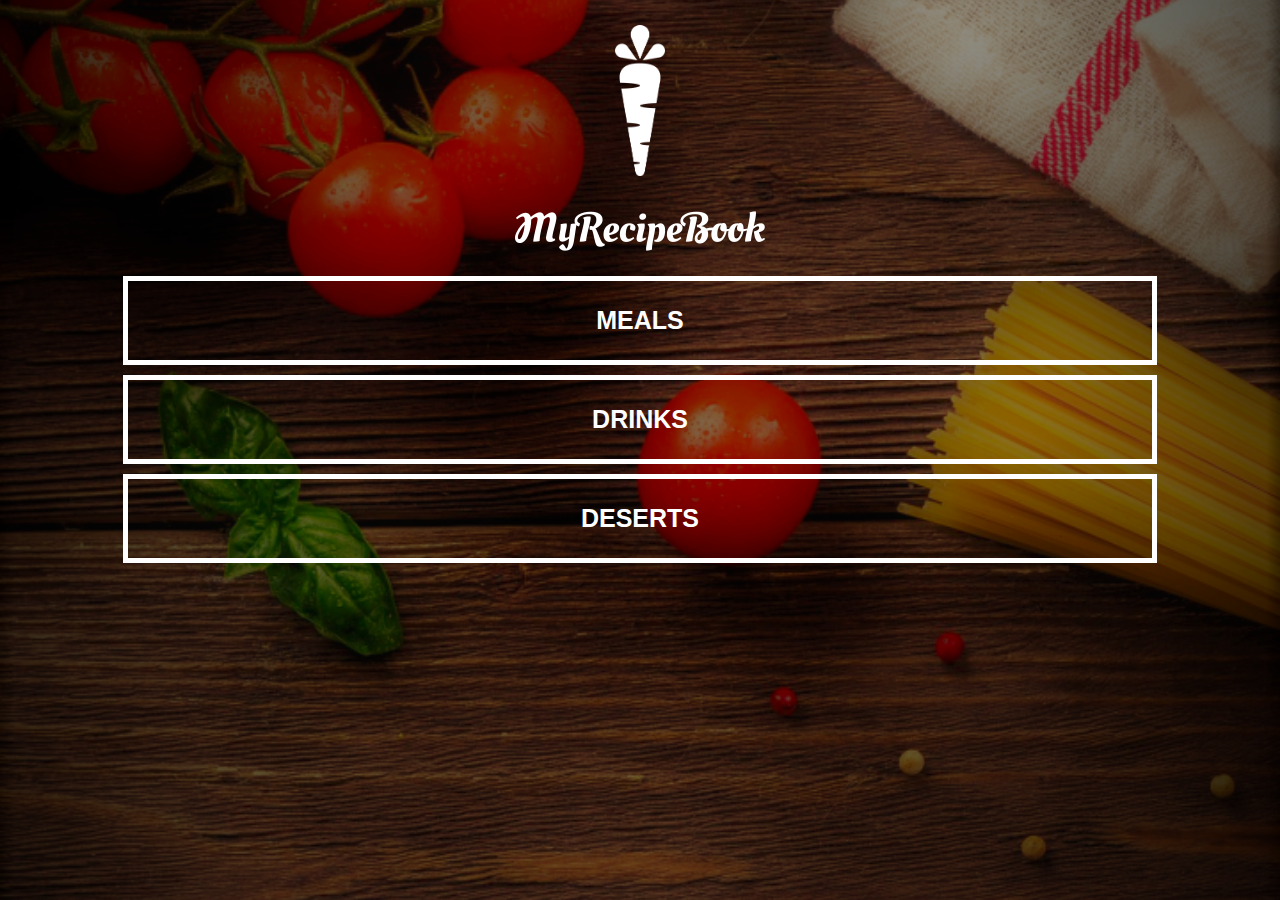
<file: index.html>
<!DOCTYPE html>
<html>
	<head>
		<title>My Recipe Book</title>
		<link rel="stylesheet" href="style.css" >
	</head>
	
	<body class="body-home">
		<div id="home">
			<img src="images/logo-img.png" id="home-logo-img">
			
			<img src="images/logo-text.png" id="home-logo-text">
			
			<div class="home-menu">
				<a href="meal.html" class="home-menu-item">
					<p>Meals</p>
				</a>
			</div>
		</div>
		<div id="home">
			<div class="home-menu">
				<a href="drink.html" class="home-menu-item">
					<p>Drinks</p>
				</a>
			</div>
		</div>
		<div id="home">
			<div class="home-menu">
				<a href="desert.html" class="home-menu-item">
					<p>Deserts</p>
				</a>
			</div>
		</div>
	</body>
</html>
</file>
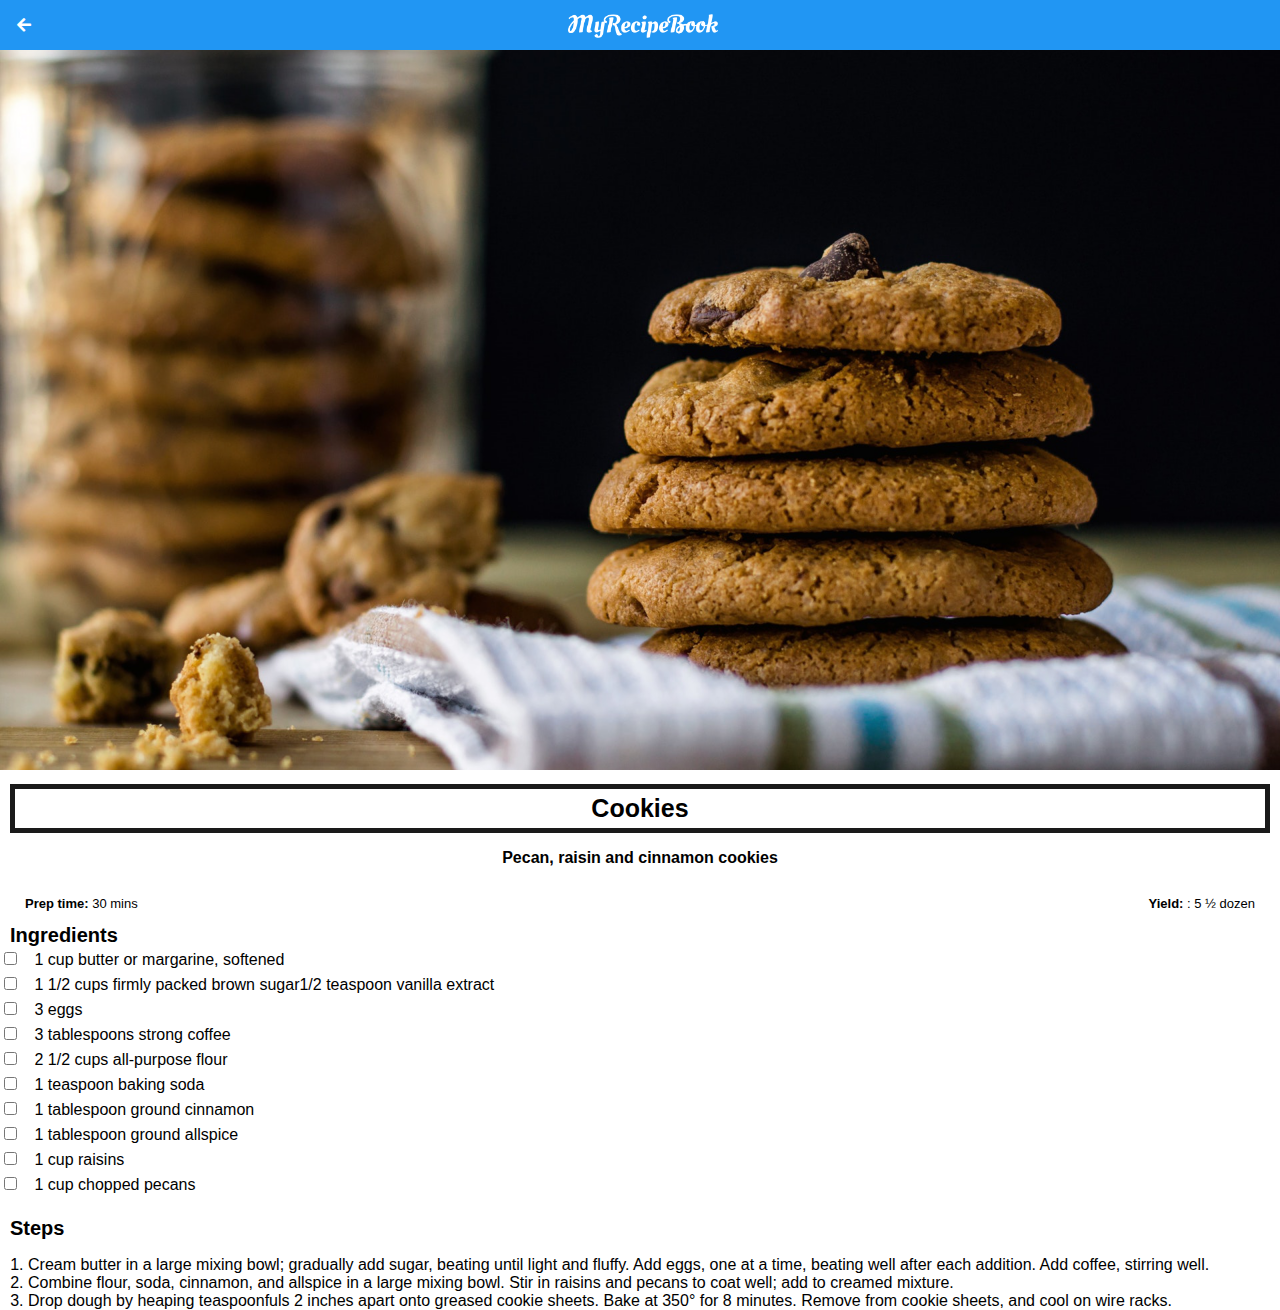
<file: cookies.html>
<!DOCTYPE html>
<html>
	<head>
		<title>My Recipe Book | Meals | Cookies</title>
		<link rel="stylesheet" href="style.css" >
		<link rel="stylesheet" href="fontAwesome/css/all.css" >
	</head>
	
	<body class="body-recipes">
	
		<div class="header">
			<a href="desert.html">
				<i class="fas fa-arrow-left"></i>
			</a>
			<img src="images/logo-text.png">
		</div>
		
		<div id="recipes">
			<div class="recipe-details">
				<img src="images/cookies.png">
				<h1>Cookies</h1>
				<center><p><b>Pecan, raisin and cinnamon cookies</b></p></center>
				
				<div class="recipe-details-info">
					<p><b>Prep time: </b>30 mins</p>
					<p style="float:right;"><b>Yield: </b>: 5 ½ dozen</p>
				</div>
				
				<div class="recipe-details-ingredients">
					<h2>Ingredients</h2>
					
					<input id="check-01" type="checkbox">
					<label for="check-01">1 cup butter or margarine, softened</label><br>
					
					<input id="check-02" type="checkbox">
					<label for="check-02">1 1/2 cups firmly packed brown sugar1/2 teaspoon vanilla extract</label><br>
					
					<input id="check-03" type="checkbox">
					<label for="check-03">3 eggs</label><br>
					
					<input id="check-04" type="checkbox">
					<label for="check-04">3 tablespoons strong coffee</label><br>
				
					<input id="check-05" type="checkbox">
					<label for="check-05">2 1/2 cups all-purpose flour</label><br>
					
					<input id="check-06" type="checkbox">
					<label for="check-06">1 teaspoon baking soda</label><br>
					
					<input id="check-07" type="checkbox">
					<label for="check-07">1 tablespoon ground cinnamon</label><br>

					<input id="check-08" type="checkbox">
					<label for="check-08">1 tablespoon ground allspice</label><br>
					
					<input id="check-09" type="checkbox">
					<label for="check-09">1 cup raisins</label><br>
					
					<input id="check-10" type="checkbox">
					<label for="check-10">1 cup chopped pecans</label><br>					
				</div>
				
				<div class="recipe-details-steps">
					<h2>Steps</h2>
					<ol>
						<li>Cream butter in a large mixing bowl; gradually add sugar, beating until light and fluffy. Add eggs, one at a time, beating well after each addition. Add coffee, stirring well.</li>
						<li>Combine flour, soda, cinnamon, and allspice in a large mixing bowl. Stir in raisins and pecans to coat well; add to creamed mixture.</li>
						<li>Drop dough by heaping teaspoonfuls 2 inches apart onto greased cookie sheets. Bake at 350° for 8 minutes. Remove from cookie sheets, and cool on wire racks.</li>
					</ol>
				</div>
			</div>
		</div>
	</body>
</html>
</file>
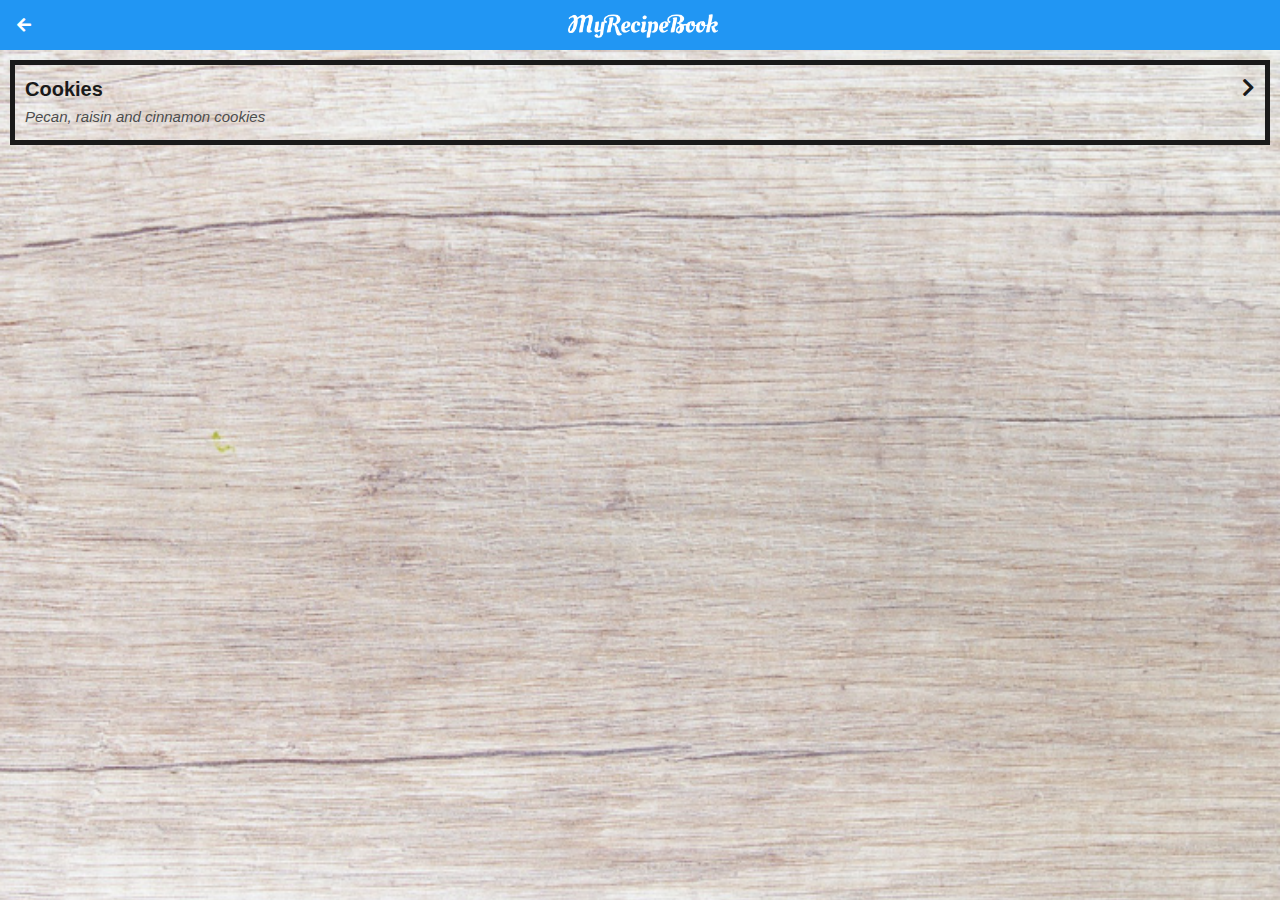
<file: desert.html>
<!DOCTYPE html>
<html>
	<head>
		<title>My Recipe Book | Deserts</title>
		<link rel="stylesheet" href="style.css" >
		<link rel="stylesheet" href="fontAwesome/css/all.css" >
	</head>
	
	<body class="body-meals">
	
		<div class="header">
			<a href="index.html">
				<i class="fas fa-arrow-left"></i>
			</a>
			<img src="images/logo-text.png">
		</div>
		
		<div id="meals">
			<div class="meals-list">
				<a href="cookies.html">
					<div class="meals-list-item">
						<h1>Cookies<i class="fas fa-chevron-right"></i></h1>
						<p>Pecan, raisin and cinnamon cookies</p>
					</div>
				</a>
			</div>
		</div>
	</body>
</html>
</file>
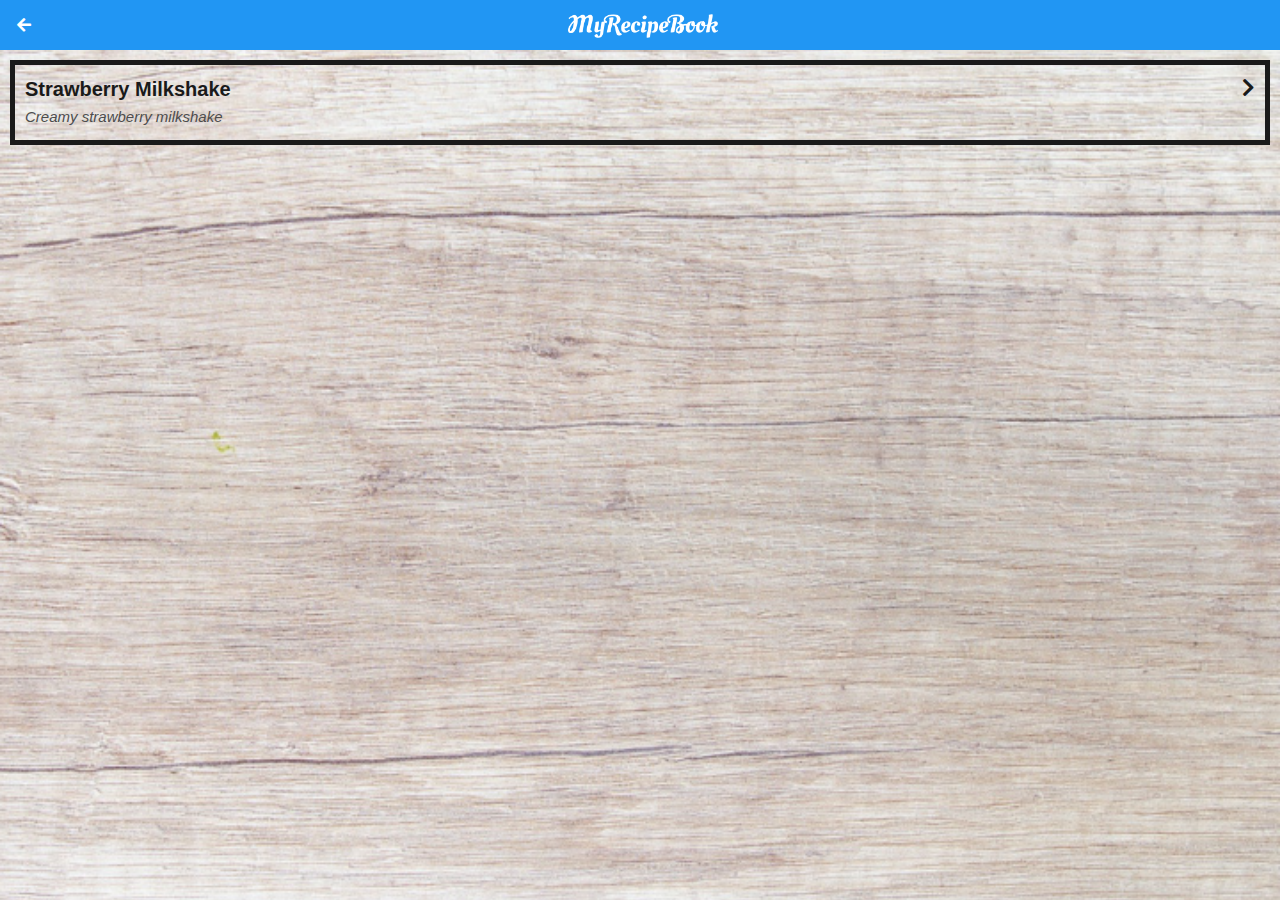
<file: drink.html>
<!DOCTYPE html>
<html>
	<head>
		<title>My Recipe Book | Drinks</title>
		<link rel="stylesheet" href="style.css" >
		<link rel="stylesheet" href="fontAwesome/css/all.css" >
	</head>
	
	<body class="body-meals">
	
		<div class="header">
			<a href="index.html">
				<i class="fas fa-arrow-left"></i>
			</a>
			<img src="images/logo-text.png">
		</div>
		<div id="meals">
			<div class="meals-list">
				<a href="milkshake.html">
					<div class="meals-list-item">
						<h1>Strawberry Milkshake<i class="fas fa-chevron-right"></i></h1>
						<p>Creamy strawberry milkshake</p>
					</div>
				</a>
			</div>
		</div>
	</body>
</html>
</file>
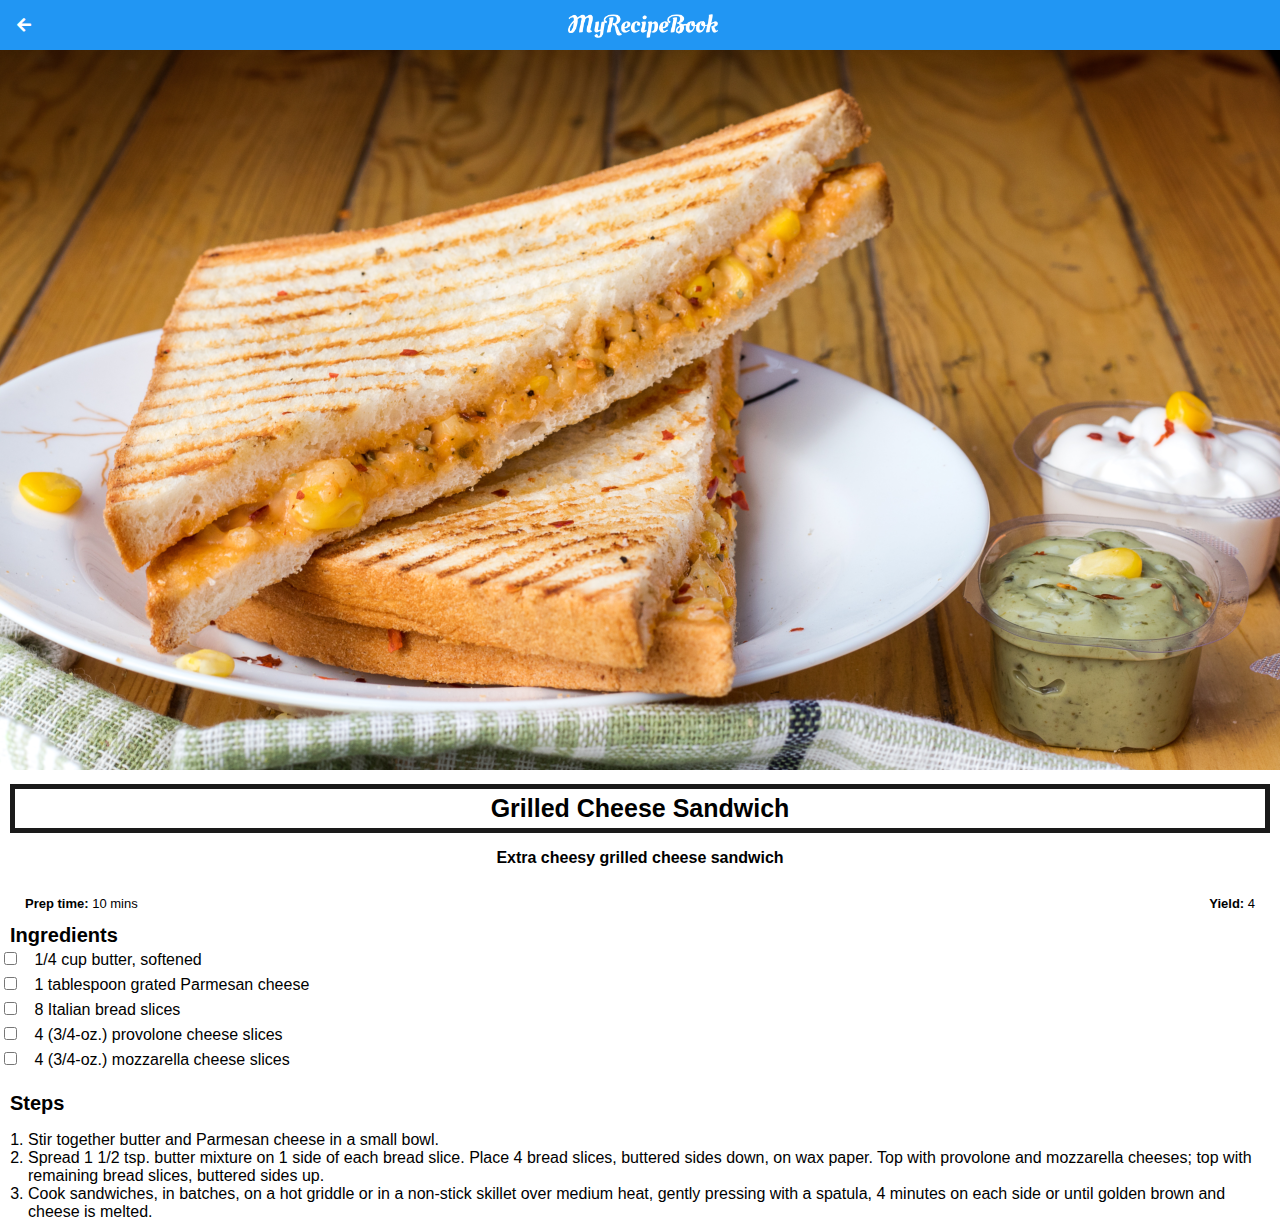
<file: grilledcheese.html>
<!DOCTYPE html>
<html>
	<head>
		<title>My Recipe Book | Meals |Grilled Cheese</title>
		<link rel="stylesheet" href="style.css" >
		<link rel="stylesheet" href="fontAwesome/css/all.css" >
	</head>
	
	<body class="body-recipes">
	
		<div class="header">
			<a href="meal.html">
				<i class="fas fa-arrow-left"></i>
			</a>
			<img src="images/logo-text.png">
		</div>
		
		<div id="recipes">
			<div class="recipe-details">
				<img src="images/grilledCheese.png">
				<h1>Grilled Cheese Sandwich</h1>
				<center><p><b>Extra cheesy grilled cheese sandwich</b></p></center>
				
				<div class="recipe-details-info">
					<p><b>Prep time: </b>10 mins</p>
					<p style="float:right;"><b>Yield: </b>4</p>
				</div>
				
				<div class="recipe-details-ingredients">
					<h2>Ingredients</h2>
					
					<input id="check-01" type="checkbox">
					<label for="check-01">1/4 cup butter, softened</label><br>
					
					<input id="check-02" type="checkbox">
					<label for="check-02">1 tablespoon grated Parmesan cheese</label><br>
					
					<input id="check-03" type="checkbox">
					<label for="check-03">8 Italian bread slices</label><br>
					
					<input id="check-04" type="checkbox">
					<label for="check-04">4 (3/4-oz.) provolone cheese slices</label><br>
					
					<input id="check-05" type="checkbox">
					<label for="check-05">4 (3/4-oz.) mozzarella cheese slices</label><br>
				</div>
				
				<div class="recipe-details-steps">
					<h2>Steps</h2>
					<ol>
						<li>Stir together butter and Parmesan cheese in a small bowl.</li>
						<li>Spread 1 1/2 tsp. butter mixture on 1 side of each bread slice. Place 4 bread slices, buttered sides down, on wax paper. Top with provolone and mozzarella cheeses; top with remaining bread slices, buttered sides up.</li>
						<li>Cook sandwiches, in batches, on a hot griddle or in a non-stick skillet over medium heat, gently pressing with a spatula, 4 minutes on each side or until golden brown and cheese is melted.</li>
					</ol>
				</div>
			</div>
		</div>
	</body>
</html>
</file>
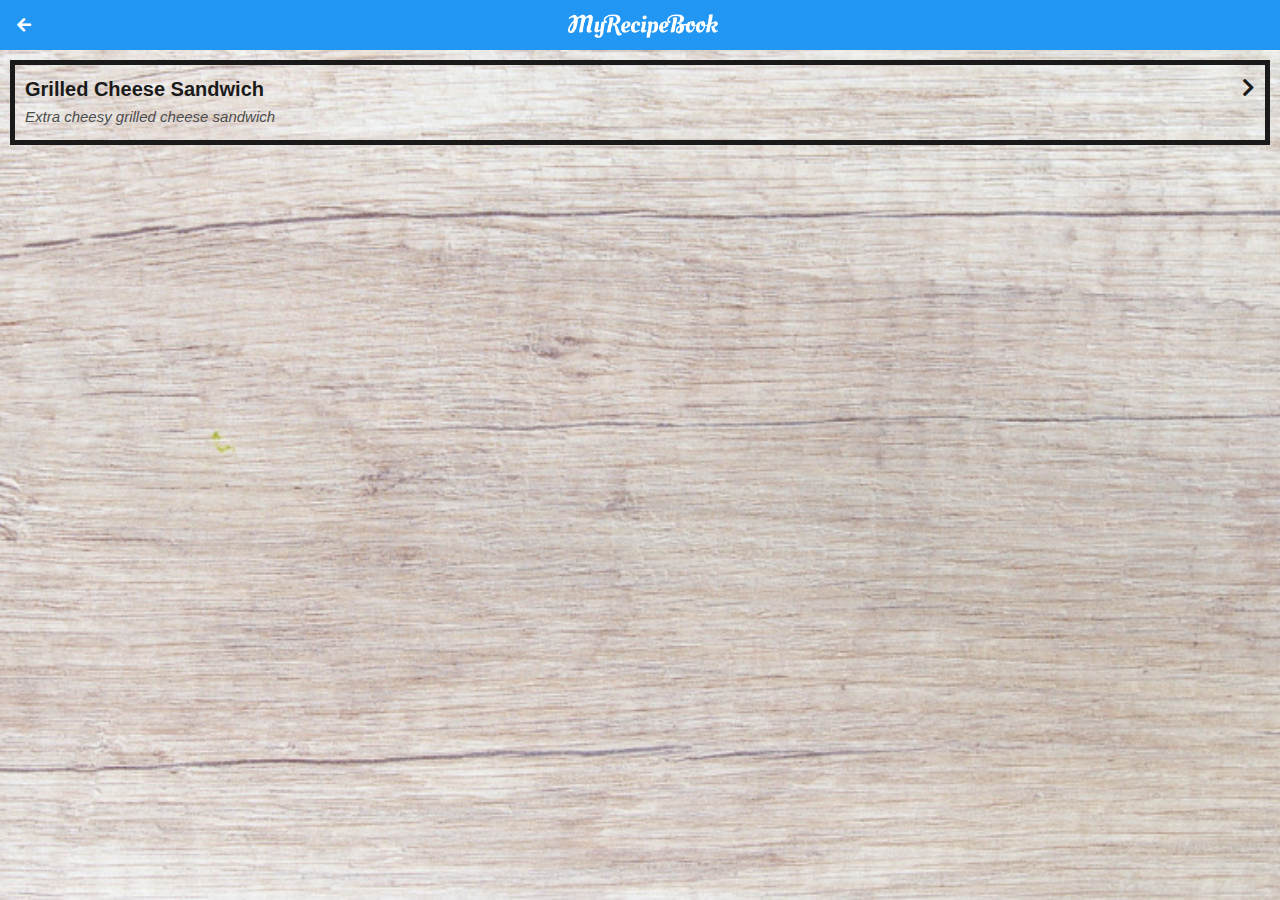
<file: meal.html>
<!DOCTYPE html>
<html>
	<head>
		<title>My Recipe Book | Meals</title>
		<link rel="stylesheet" href="style.css" >
		<link rel="stylesheet" href="fontAwesome/css/all.css" >
	</head>
	
	<body class="body-meals">
	
		<div class="header">
			<a href="index.html">
				<i class="fas fa-arrow-left"></i>
			</a>
			<img src="images/logo-text.png">
		</div>
		<div id="meals">
			<div class="meals-list">
				<a href="grilledcheese.html">
					<div class="meals-list-item">
						<h1>Grilled Cheese Sandwich<i class="fas fa-chevron-right"></i></h1>
						<p>Extra cheesy grilled cheese sandwich</p>
					</div>
				</a>
			</div>
		</div>
	</body>
</html>
</file>
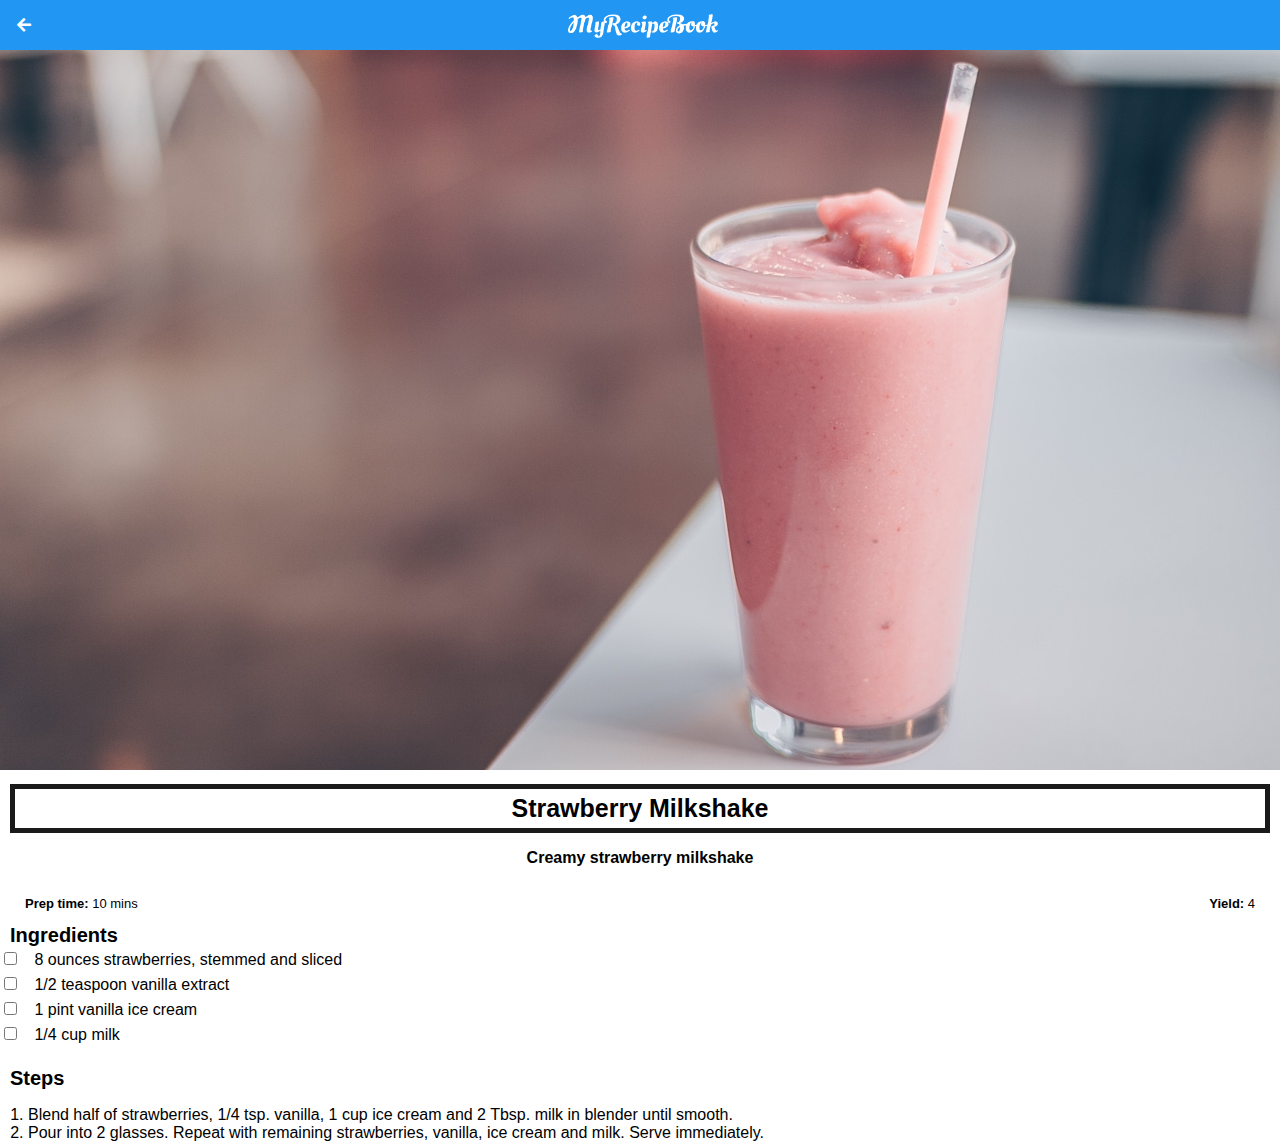
<file: milkshake.html>
<!DOCTYPE html>
<html>
	<head>
		<title>My Recipe Book | Meals |Strawberry Milkshake</title>
		<link rel="stylesheet" href="style.css" >
		<link rel="stylesheet" href="fontAwesome/css/all.css" >
	</head>
	
	<body class="body-recipes">
	
		<div class="header">
			<a href="drink.html">
				<i class="fas fa-arrow-left"></i>
			</a>
			<img src="images/logo-text.png">
		</div>
		
		<div id="recipes">
			<div class="recipe-details">
				<img src="images/strawberryMilkshake.png">
				<h1>Strawberry Milkshake</h1>
				<center><p><b>Creamy strawberry milkshake</b></p></center>
				
				<div class="recipe-details-info">
					<p><b>Prep time: </b>10 mins</p>
					<p style="float:right;"><b>Yield: </b>4</p>
				</div>
				
				<div class="recipe-details-ingredients">
					<h2>Ingredients</h2>
					
					<input id="check-01" type="checkbox">
					<label for="check-01">8 ounces strawberries, stemmed and sliced</label><br>
					
					<input id="check-02" type="checkbox">
					<label for="check-02">1/2 teaspoon vanilla extract</label><br>
					
					<input id="check-03" type="checkbox">
					<label for="check-03">1 pint vanilla ice cream</label><br>
					
					<input id="check-04" type="checkbox">
					<label for="check-04">1/4 cup milk</label><br>
					
				</div>
				
				<div class="recipe-details-steps">
					<h2>Steps</h2>
					<ol>
						<li>Blend half of strawberries, 1/4 tsp. vanilla, 1 cup ice cream and 2 Tbsp. milk in blender until smooth.</li>
						<li>Pour into 2 glasses. Repeat with remaining strawberries, vanilla, ice cream and milk. Serve immediately.</li>
					</ol>
				</div>
			</div>
		</div>
	</body>
</html>
</file>
<file: style.css>
html{
	height:100%;
}

body{
	font-family: sans-serif;
	margin:0;
	padding:0;
	
	height:100%;
	
}
.body-home{
	background-image:url('images/background-01-port.png');
	background-position:center;
	background-attachment:fixed;
	background-repeat: no-repeat;
	background-size: cover;
	
}

.body-meals{
	background-image:url('images/background-02-port.png');
	background-position:center;
	background-attachment:fixed;
	background-repeat: no-repeat;
	background-size: cover;
	
}
/*Header*/
.header{
	background-color:#2196f3;
	width:100%;
	height:50px;
	top:0;
	
	position:fixed;
	text-align:center;
	
}
.header i{
	float:left;
	padding:17px 0px 0px 17px;
	color:white;
}
.header img{
	width:150px;
	padding-top:14px;
	padding-right:25px;
}

/*HOME PAGE*/
#home-logo-img{
	width:50px;
	display:block;
	margin:auto;
	padding:25px 10px 10px 10px;
}
#home-logo-text{
	width:auto;
	display:block;
	margin:auto;
	padding:25px;
}
.home-menu-item{
	text-decoration:none;
	text-transform:uppercase;
	
	color:white;
	font-size:25px;
	font-weight:bold;
	text-align:center;
	border:5px solid white;
	
	display:block;
	margin:auto;
	margin-bottom:10px;
	width:80%;
}

/*Meal Page*/
#meals{
	padding-top:50px;
}

.meals-list a{
	text-decoration:none;
}
.meals-list-item{
	border:5px solid #1a1a1a;
	margin:10px;
}
.meals-list-item h1{
	font-weight:bold;
	font-size:20px;
	color:#1a1a1a;
	padding-left: 10px;
}
.meals-list-item i{
	float:right;
	color:#1a1a1a;
	padding-right:10px;
}
.meals-list-item p{
	font-style:italic;
	font-size:15px;
	color:#4d4d4d;
	margin-top:-7px;
	padding-left: 10px;
}

/*recipes Page*/
#recipes{
	padding-top:50px;
}
.recipe-details img{
	width:100%;
}
.recipe-details h1{
	font-size:25px;
	text-align:center;
	border:5px solid #1a1a1a;
	margin:10px;
	padding:5px;
}

.recipe-details h2{
	font-size:20px;
	text-align:left;
	margin:0;
	margin-left:10px;
}

/*recipes details info*/
.recipe-details-info{
	margin-left:25px;
	margin-right:25px;
	
}
.recipe-details-info p{
	font-size:13px;
	display:inline-block;
}

.recipe-details-ingredients label{
	line-height:25px;
	margin-left:10px;
}
.recipe-details-steps{
	padding-top:20px;
	
}

.recipe-details-steps ol{
	padding-left:28px;
}

/*media responsive layout*/
@media only screen(min-width:600px){
	#meals{
		width:80%;
		margin:auto;
	}
	
	#recipes{
		width:80%;
		margin:auto;	
	}
	
}
@media only screen(min-width:1000px){
	#meals{
		width:60%;
		margin:auto;
	}
	
	#recipes{
		width:60%;
		margin:auto;	
	}
}

@media only screen(min-width:1500px){
	#meals{
		width:40%;
		margin:auto;
	}
	
	#recipes{
		width:40%;
		margin:auto;	
	}
}
@media only screen(min-width:720px){	
	.body-home{
		background-image:url('images/background-01-land.png');
	}
}
</file>
